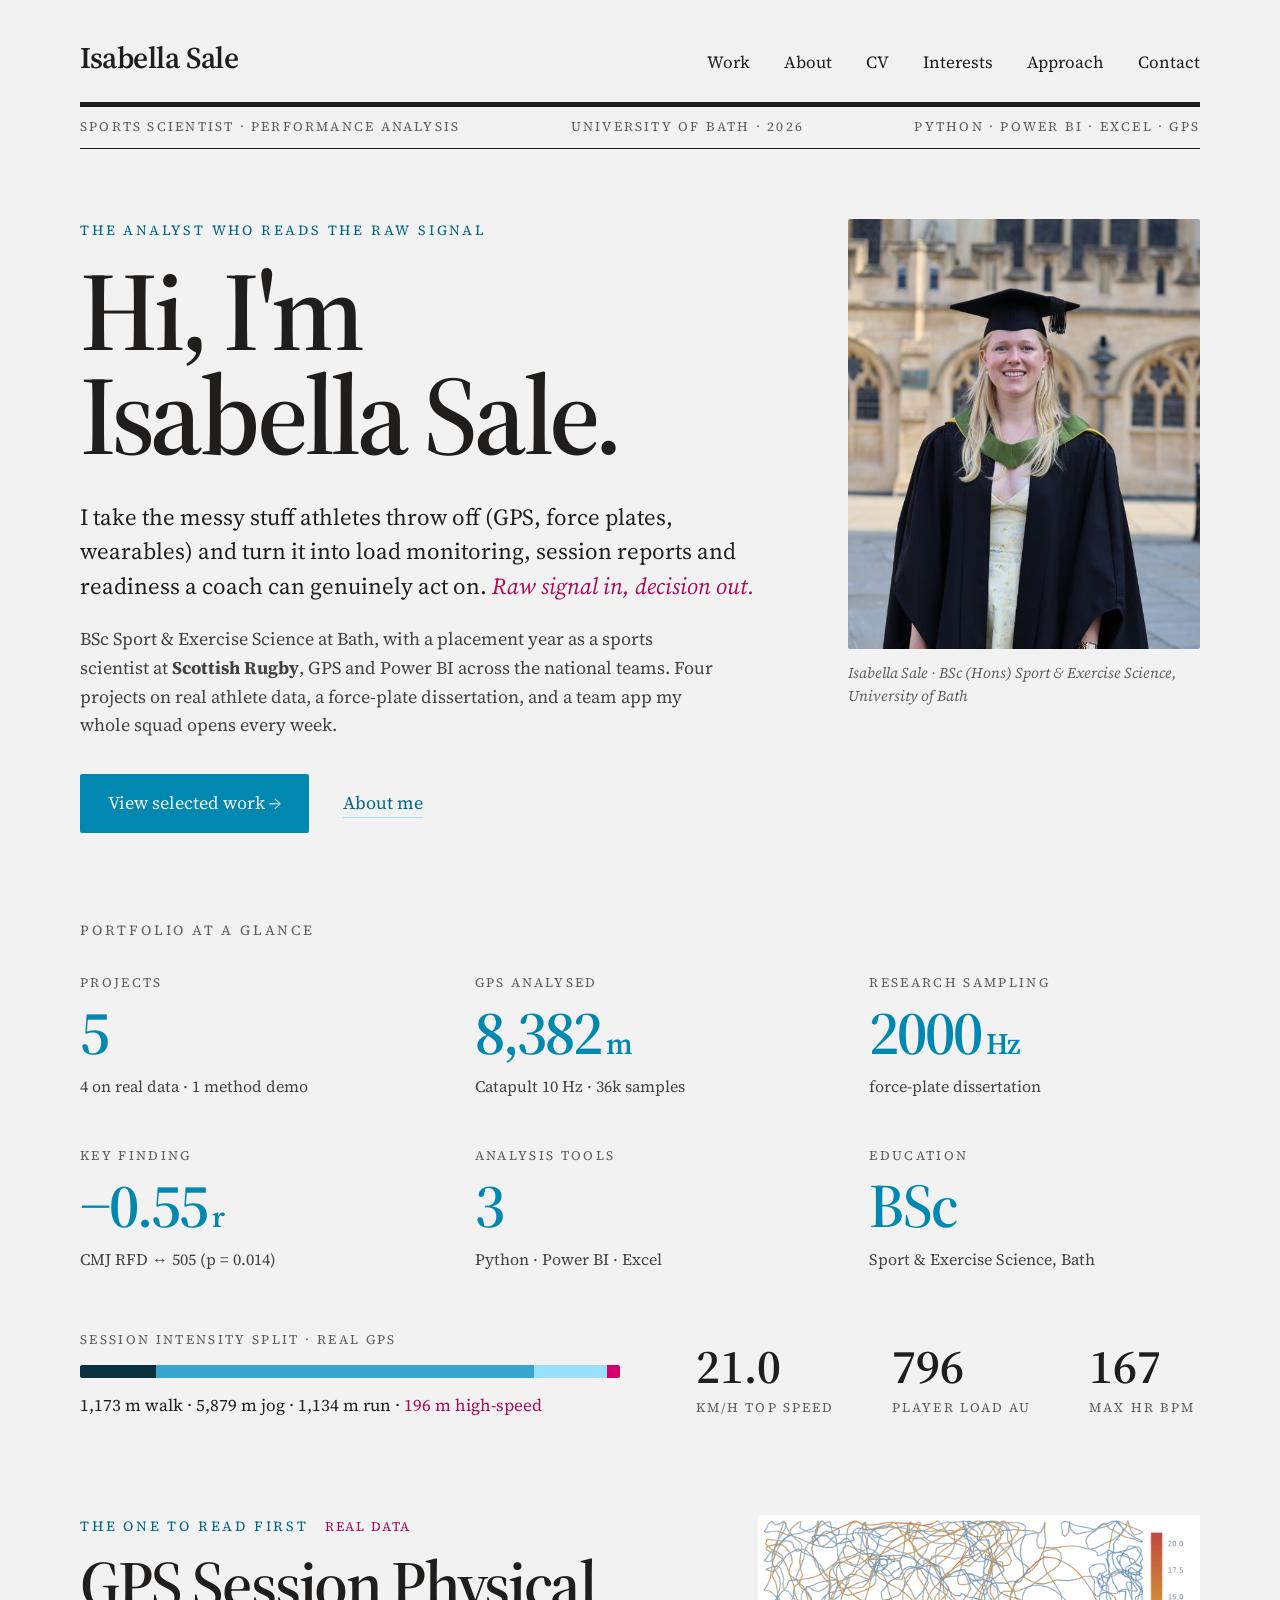
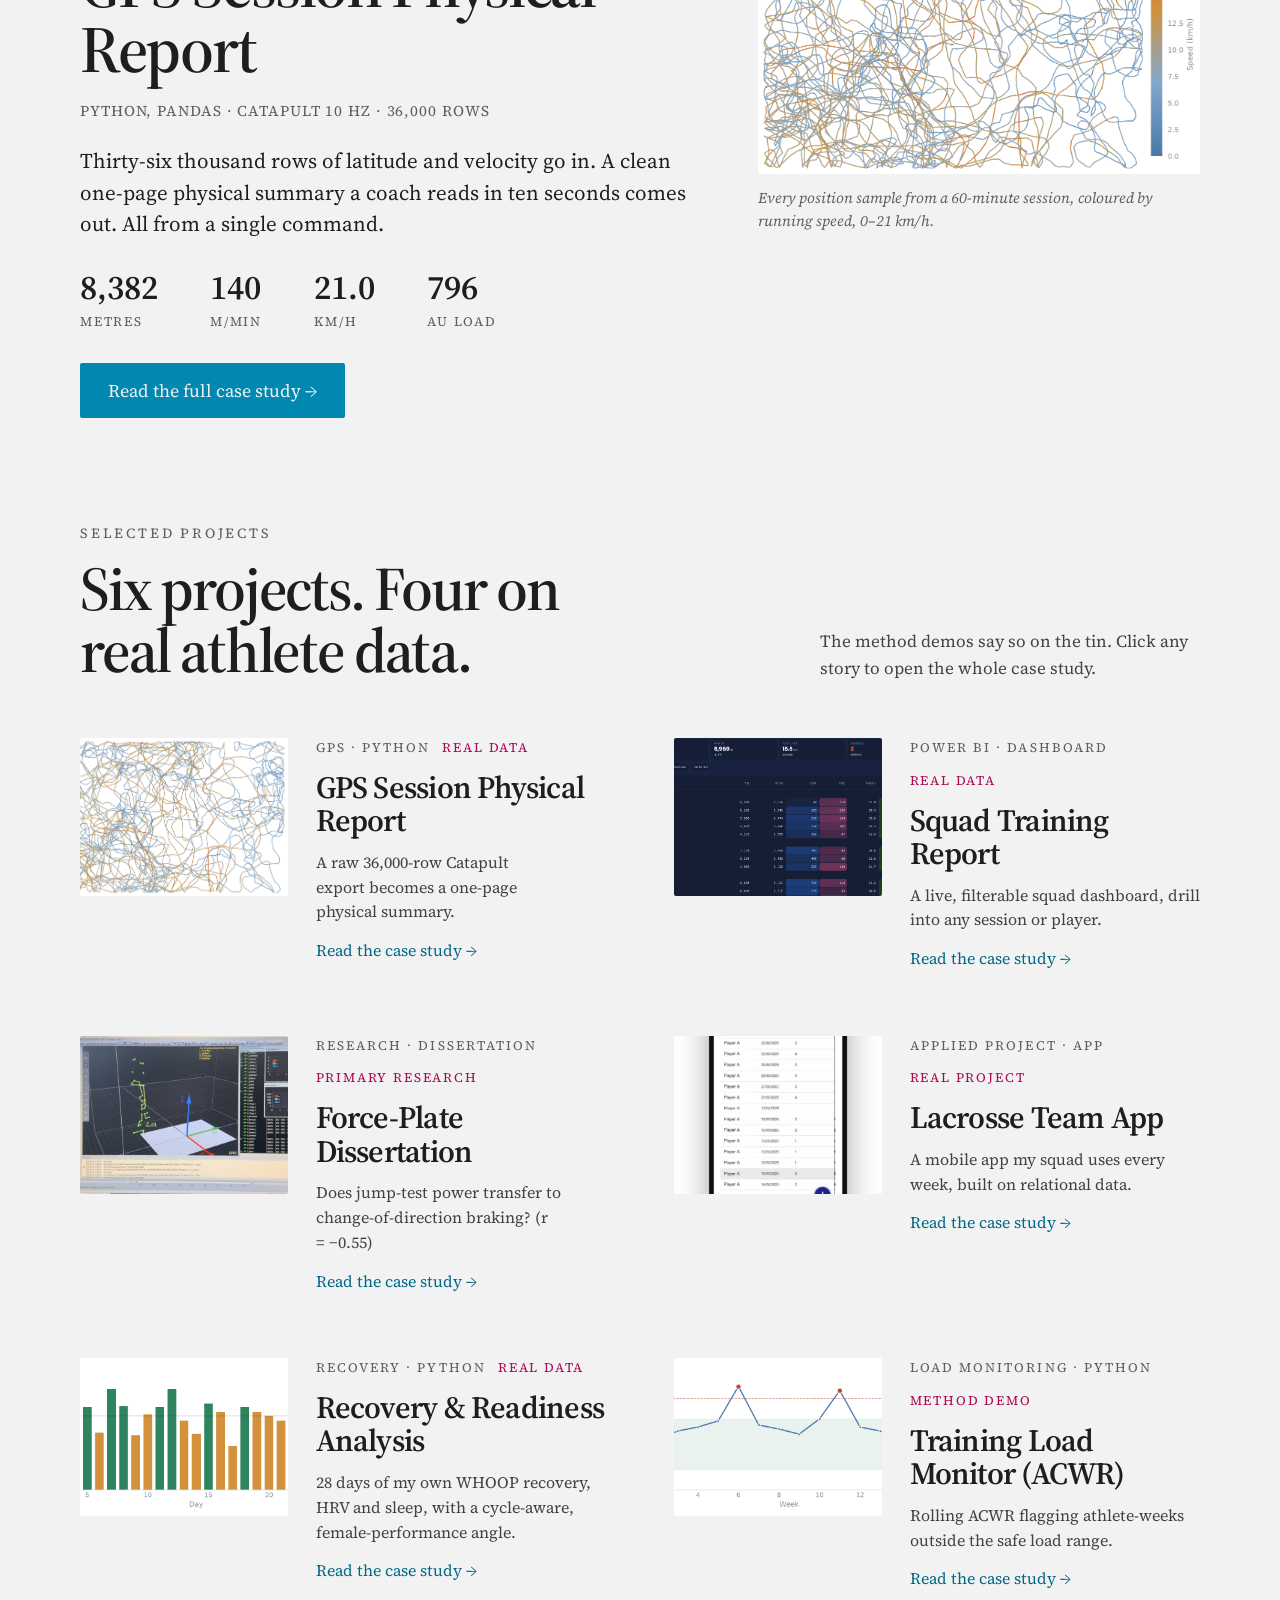
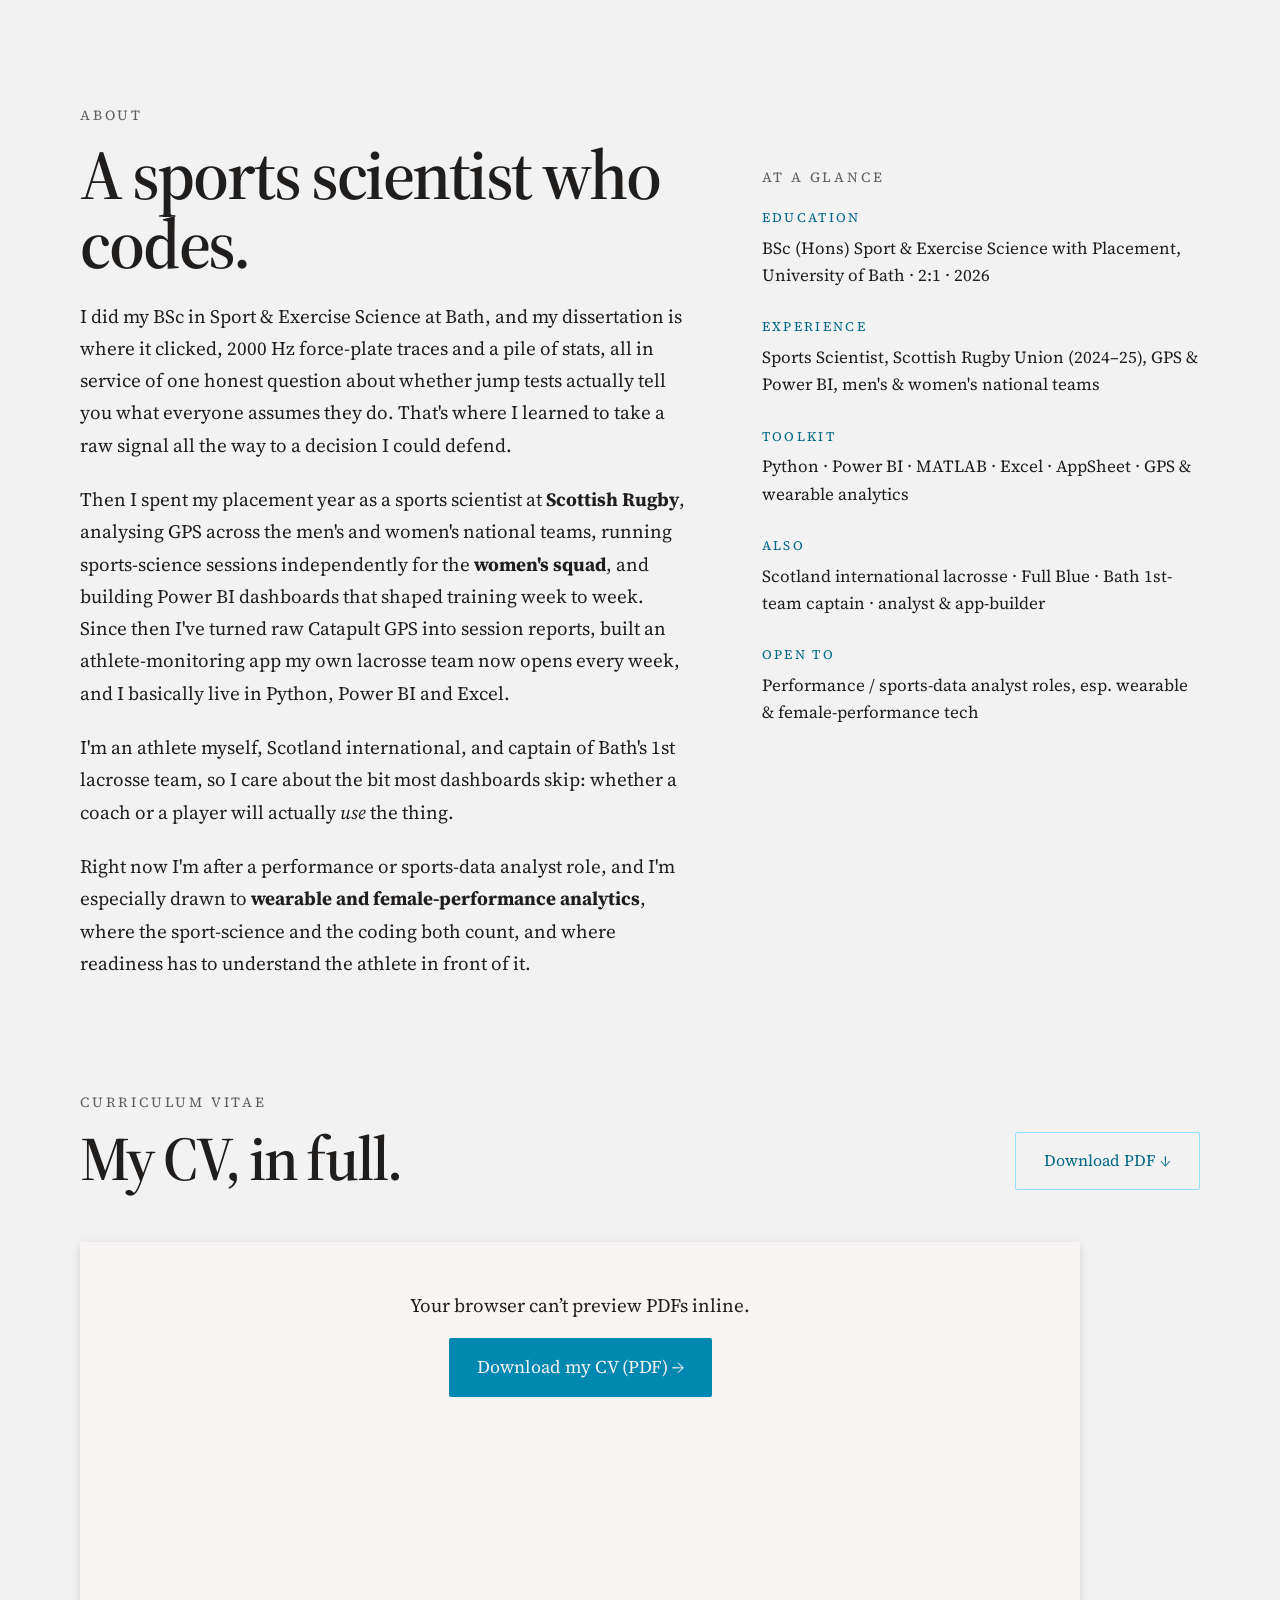
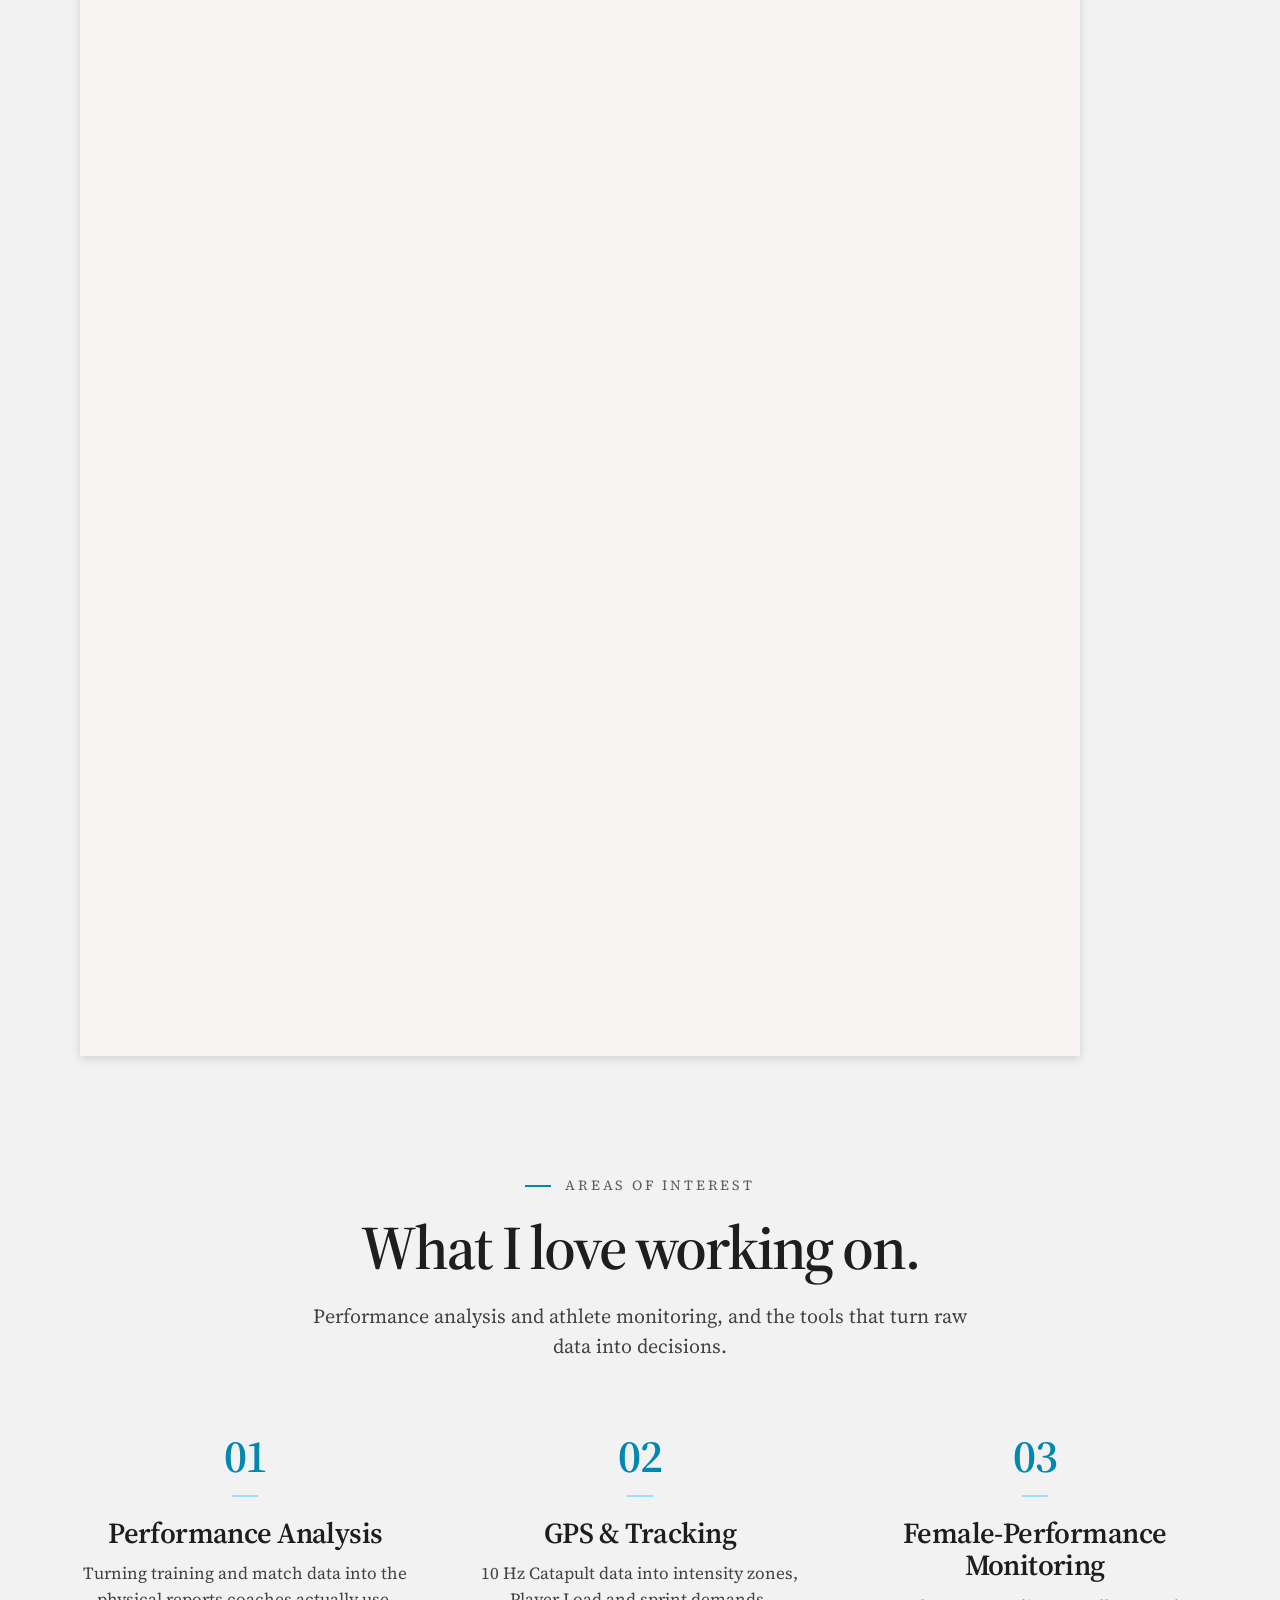
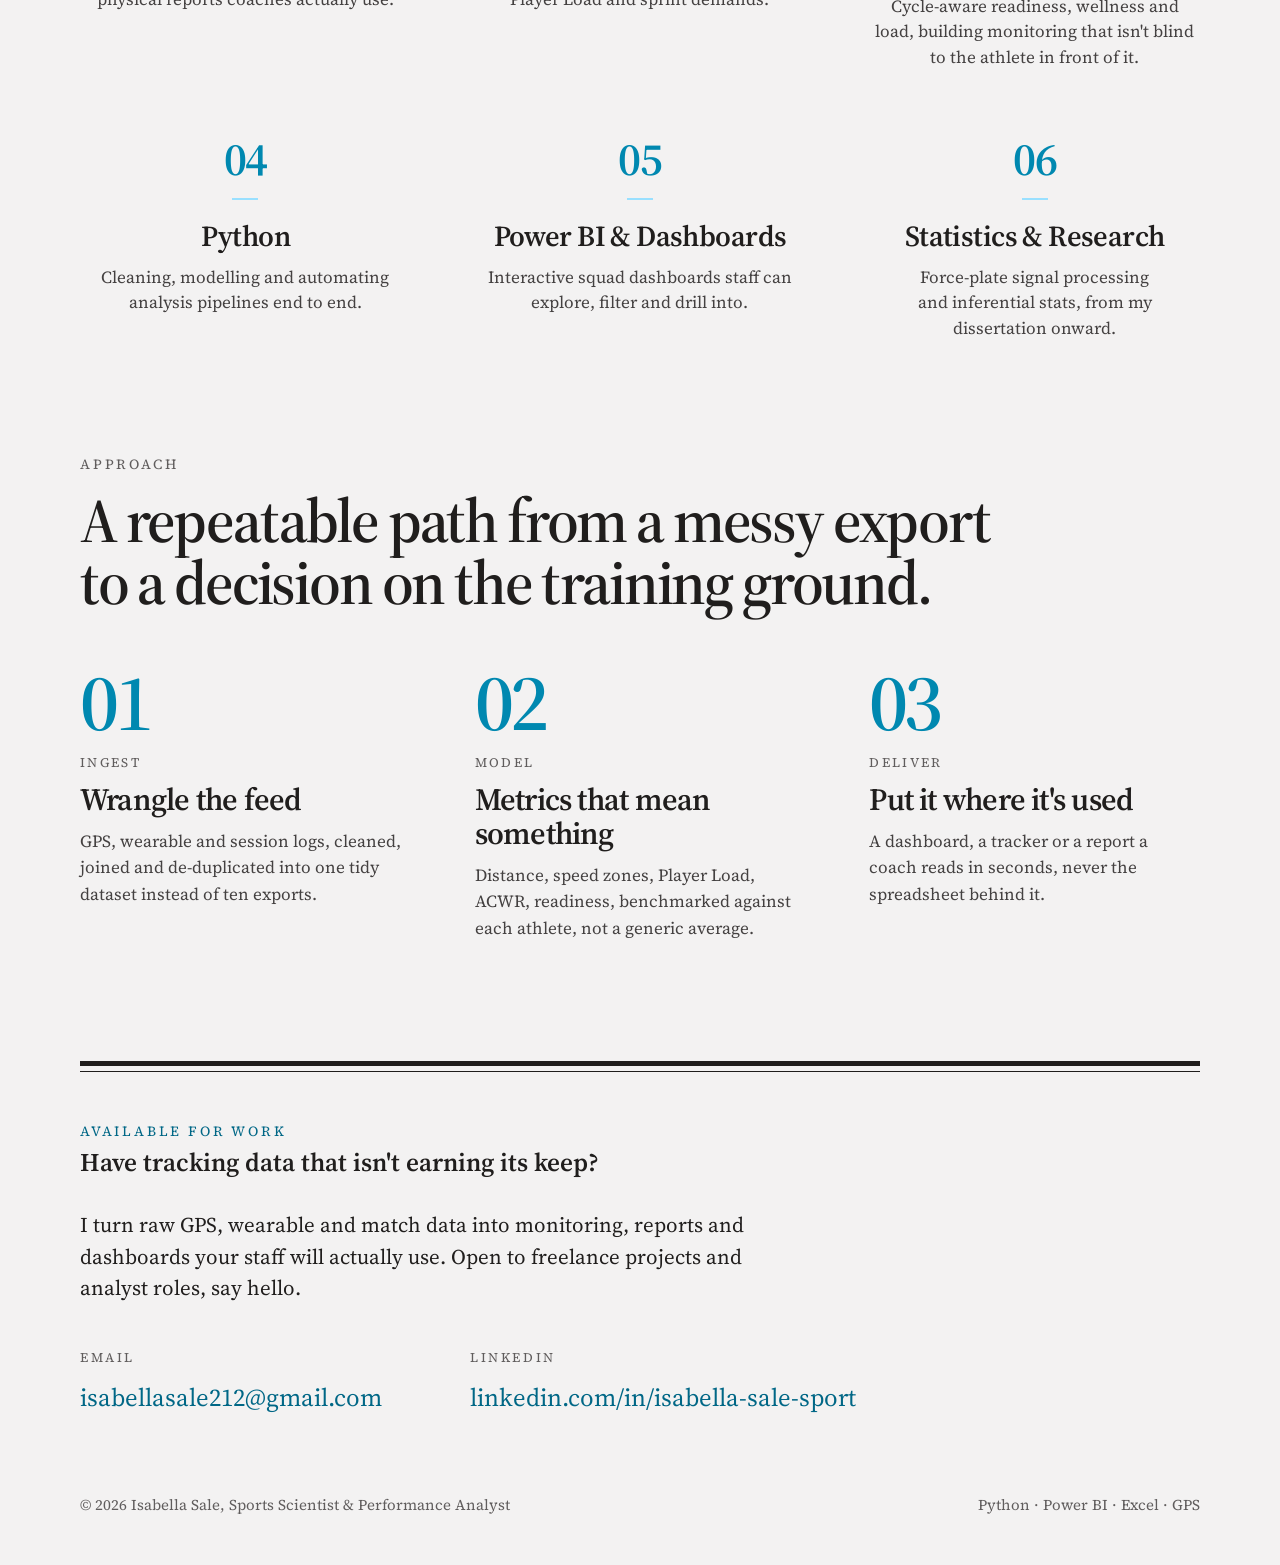
<file: index.html>
<!doctype html>
<html lang="en">
<head>
<meta charset="utf-8">
<meta name="viewport" content="width=device-width, initial-scale=1">
<title>Isabella Sale, Sports Scientist &amp; Performance Analyst</title>
<meta name="description" content="I turn athlete GPS, force-plate and wearable data into load monitoring, session reports and readiness coaches can act on. BSc Sport & Exercise Science, University of Bath.">
<meta property="og:type" content="website">
<meta property="og:title" content="Isabella Sale, Sports Scientist &amp; Performance Analyst">
<meta property="og:description" content="Raw signal in, decision out. Athlete GPS, force-plate and wearable data turned into monitoring, reports and readiness.">
<meta property="og:image" content="https://isabellasale212.github.io/Portfolio/assets/og-image.png">
<meta property="og:url" content="https://isabellasale212.github.io/Portfolio/">
<meta name="twitter:card" content="summary_large_image">
<meta name="twitter:image" content="https://isabellasale212.github.io/Portfolio/assets/og-image.png">
<link rel="preconnect" href="https://fonts.googleapis.com">
<link rel="preconnect" href="https://fonts.gstatic.com" crossorigin>
<link href="https://fonts.googleapis.com/css2?family=Source+Serif+4:ital,opsz,wght@0,8..60,400;0,8..60,600;1,8..60,400&display=swap" rel="stylesheet">
<link rel="stylesheet" href="assets/site.css">
<link rel="icon" href="data:image/svg+xml,%3Csvg xmlns=%27http://www.w3.org/2000/svg%27 viewBox=%270 0 32 32%27%3E%3Crect width=%2732%27 height=%2732%27 fill=%27%23f3f2f2%27/%3E%3Ctext x=%2716%27 y=%2723%27 font-family=%27Georgia,serif%27 font-size=%2718%27 font-weight=%27700%27 fill=%27%23201e1d%27 text-anchor=%27middle%27%3EIS%3C/text%3E%3C/svg%3E">
</head>
<body id="top">

<!-- ===== MASTHEAD ===== -->
<header class="masthead">
  <div class="mast-row">
    <a class="mast-name" href="#top">Isabella Sale</a>
    <nav class="mast-nav">
      <a class="textlink" href="#work">Work</a>
      <a class="textlink" href="#about">About</a>
      <a class="textlink" href="#cv">CV</a>
      <a class="textlink" href="#interests">Interests</a>
      <a class="textlink" href="#approach">Approach</a>
      <a class="textlink" href="#contact">Contact</a>
    </nav>
  </div>
  <div class="rule-thick" style="margin-top:20px"></div>
  <div class="dateline">
    <span>Sports scientist · performance analysis</span>
    <span>University of Bath · 2026</span>
    <span>Python · Power BI · Excel · GPS</span>
  </div>
  <div class="rule-thin"></div>
</header>

<main>
  <!-- ===== HERO ===== -->
  <section class="hero" style="padding-top:70px">
    <div class="hero-grid">
      <div>
        <p class="kicker cyan">The analyst who reads the raw signal</p>
        <h1>Hi, I'm<br>Isabella Sale.</h1>
        <p class="hero-lead">I take the messy stuff athletes throw off (GPS, force plates, wearables) and turn it into load monitoring, session reports and readiness a coach can genuinely act on. <span class="i mag">Raw signal in, decision out.</span></p>
        <p class="hero-support">BSc Sport &amp; Exercise Science at Bath, with a placement year as a sports scientist at <strong>Scottish Rugby</strong>, GPS and Power BI across the national teams. Four projects on real athlete data, a force-plate dissertation, and a team app my whole squad opens every week.</p>
        <div class="hero-actions">
          <a class="btn btn-primary" href="#work">View selected work →</a>
          <a class="textlink cyan" href="#about" style="font-size:18px">About me</a>
        </div>
      </div>
      <figure class="hero-photo" style="margin:0">
        <img src="assets/portrait.jpg" alt="Isabella Sale at her University of Bath graduation">
        <figcaption class="caption">Isabella Sale · BSc (Hons) Sport &amp; Exercise Science, University of Bath</figcaption>
      </figure>
    </div>
  </section>

  <!-- ===== GLANCE ===== -->
  <section class="wrap" style="padding-top:86px">
    <p class="kicker">Portfolio at a glance</p>
    <div class="glance-grid">
      <div class="stat"><div class="stat-l">Projects</div><div class="stat-f">5</div><div class="stat-n">4 on real data · 1 method demo</div></div>
      <div class="stat"><div class="stat-l">GPS analysed</div><div class="stat-f tnum">8,382<small> m</small></div><div class="stat-n">Catapult 10 Hz · 36k samples</div></div>
      <div class="stat"><div class="stat-l">Research sampling</div><div class="stat-f tnum">2000<small> Hz</small></div><div class="stat-n">force-plate dissertation</div></div>
      <div class="stat"><div class="stat-l">Key finding</div><div class="stat-f tnum">−0.55<small> r</small></div><div class="stat-n">CMJ RFD ↔ 505 (p = 0.014)</div></div>
      <div class="stat"><div class="stat-l">Analysis tools</div><div class="stat-f">3</div><div class="stat-n">Python · Power BI · Excel</div></div>
      <div class="stat"><div class="stat-l">Education</div><div class="stat-f">BSc</div><div class="stat-n">Sport &amp; Exercise Science, Bath</div></div>
    </div>
    <div class="glance-foot">
      <div class="intensity">
        <div class="smalllabel">Session intensity split · real GPS</div>
        <div class="zonebar">
          <i style="width:14%;background:var(--cyan-900)"></i>
          <i style="width:70.1%;background:var(--cyan-500)"></i>
          <i style="width:13.5%;background:var(--cyan-300)"></i>
          <i style="width:2.4%;background:var(--mag)"></i>
        </div>
        <p class="stat-n" style="margin-top:14px">1,173 m walk · 5,879 m jog · 1,134 m run · <span class="mag">196 m high-speed</span></p>
      </div>
      <div class="peaks">
        <div class="peak"><div class="peak-f tnum">21.0</div><div class="peak-l">km/h top speed</div></div>
        <div class="peak"><div class="peak-f tnum">796</div><div class="peak-l">Player Load au</div></div>
        <div class="peak"><div class="peak-f tnum">167</div><div class="peak-l">Max HR bpm</div></div>
      </div>
    </div>
  </section>

  <!-- ===== FEATURED ===== -->
  <section class="wrap featured" style="padding-top:96px">
    <div class="featured-grid">
      <div>
        <div class="kickrow"><span class="kicker cyan">The one to read first</span><span class="badge">Real data</span></div>
        <h2>GPS Session Physical Report</h2>
        <div class="credit">Python, pandas · Catapult 10 Hz · 36,000 rows</div>
        <p class="standfirst">Thirty-six thousand rows of latitude and velocity go in. A clean one-page physical summary a coach reads in ten seconds comes out. All from a single command.</p>
        <div class="metricrow">
          <div><div class="m-f tnum">8,382</div><div class="m-l">metres</div></div>
          <div><div class="m-f tnum">140</div><div class="m-l">m/min</div></div>
          <div><div class="m-f tnum">21.0</div><div class="m-l">km/h</div></div>
          <div><div class="m-f tnum">796</div><div class="m-l">au load</div></div>
        </div>
        <div style="margin-top:30px"><button class="btn btn-primary" data-open="0">Read the full case study →</button></div>
      </div>
      <figure style="margin:0">
        <img src="assets/gps_movement_trace.png" alt="GPS movement trace coloured by running speed" style="border-radius:2px">
        <figcaption class="caption">Every position sample from a 60-minute session, coloured by running speed, 0–21 km/h.</figcaption>
      </figure>
    </div>
  </section>

  <!-- ===== PROJECTS ===== -->
  <section class="wrap" id="work" style="padding-top:104px">
    <div class="headrow">
      <div>
        <p class="kicker">Selected projects</p>
        <h2 class="sec-h2" style="margin-top:14px">Six projects. Four on<br>real athlete data.</h2>
      </div>
      <p class="note">The method demos say so on the tin. Click any story to open the whole case study.</p>
    </div>
    <div class="proj-grid" id="projgrid"></div>
  </section>

  <!-- ===== ABOUT ===== -->
  <section class="wrap" id="about" style="padding-top:112px">
    <div class="about-grid">
      <div>
        <p class="kicker">About</p>
        <h2 class="about-h2 about" style="font-size:70px;line-height:.98;letter-spacing:-.035em;margin-top:14px">A sports scientist who codes.</h2>
        <div class="about-body">
          <p>I did my BSc in Sport &amp; Exercise Science at Bath, and my dissertation is where it clicked, 2000 Hz force-plate traces and a pile of stats, all in service of one honest question about whether jump tests actually tell you what everyone assumes they do. That's where I learned to take a raw signal all the way to a decision I could defend.</p>
          <p>Then I spent my placement year as a sports scientist at <strong>Scottish Rugby</strong>, analysing GPS across the men's and women's national teams, running sports-science sessions independently for the <strong>women's squad</strong>, and building Power BI dashboards that shaped training week to week. Since then I've turned raw Catapult GPS into session reports, built an athlete-monitoring app my own lacrosse team now opens every week, and I basically live in Python, Power BI and Excel.</p>
          <p>I'm an athlete myself, Scotland international, and captain of Bath's 1st lacrosse team, so I care about the bit most dashboards skip: whether a coach or a player will actually <em>use</em> the thing.</p>
        </div>
        <div class="about-body"><p>Right now I'm after a performance or sports-data analyst role, and I'm especially drawn to <strong>wearable and female-performance analytics</strong>, where the sport-science and the coding both count, and where readiness has to understand the athlete in front of it.</p></div>
      </div>
      <aside class="about-side">
        <p class="kicker">At a glance</p>
        <div class="factlist">
          <div class="fact"><div class="fact-k">Education</div><div class="fact-v">BSc (Hons) Sport &amp; Exercise Science with Placement, University of Bath · 2:1 · 2026</div></div>
          <div class="fact"><div class="fact-k">Experience</div><div class="fact-v">Sports Scientist, Scottish Rugby Union (2024–25), GPS &amp; Power BI, men's &amp; women's national teams</div></div>
          <div class="fact"><div class="fact-k">Toolkit</div><div class="fact-v">Python · Power BI · MATLAB · Excel · AppSheet · GPS &amp; wearable analytics</div></div>
          <div class="fact"><div class="fact-k">Also</div><div class="fact-v">Scotland international lacrosse · Full Blue · Bath 1st-team captain · analyst &amp; app-builder</div></div>
          <div class="fact"><div class="fact-k">Open to</div><div class="fact-v">Performance / sports-data analyst roles, esp. wearable &amp; female-performance tech</div></div>
        </div>
      </aside>
    </div>
  </section>

  <!-- ===== CV ===== -->
  <section class="wrap" id="cv" style="padding-top:112px">
    <div class="headrow">
      <div><p class="kicker">Curriculum vitae</p><h2 class="sec-h2" style="margin-top:14px">My CV, in full.</h2></div>
      <a class="btn btn-ghost" href="assets/Isabella-Sale-CV.pdf" download style="font-size:16px">Download PDF ↓</a>
    </div>
    <div class="cv-embed">
      <object data="assets/Isabella-Sale-CV.pdf#view=FitH&amp;toolbar=0" type="application/pdf" aria-label="Isabella Sale, Curriculum Vitae">
        <div style="padding:48px 40px;text-align:center">
          <p style="font-size:19px">Your browser can’t preview PDFs inline.</p>
          <p style="margin-top:18px"><a class="btn btn-primary" href="assets/Isabella-Sale-CV.pdf" download>Download my CV (PDF) →</a></p>
        </div>
      </object>
    </div>
  </section>

  <!-- ===== INTERESTS ===== -->
  <section class="wrap interests" id="interests" style="padding-top:112px">
    <div class="int-kickrow"><span class="int-rule"></span><span class="kicker">Areas of interest</span></div>
    <h2 class="sec-h2">What I love working on.</h2>
    <p class="int-lead">Performance analysis and athlete monitoring, and the tools that turn raw data into decisions.</p>
    <div class="int-grid" id="intgrid"></div>
  </section>

  <!-- ===== APPROACH ===== -->
  <section class="wrap" id="approach" style="padding-top:112px">
    <p class="kicker">Approach</p>
    <h2 class="sec-h2" style="max-width:940px;margin-top:14px">A repeatable path from a messy export to a decision on the training ground.</h2>
    <div class="appr-grid">
      <div class="step"><div class="step-num">01</div><div class="step-l">Ingest</div><h3>Wrangle the feed</h3><p>GPS, wearable and session logs, cleaned, joined and de-duplicated into one tidy dataset instead of ten exports.</p></div>
      <div class="step"><div class="step-num">02</div><div class="step-l">Model</div><h3>Metrics that mean something</h3><p>Distance, speed zones, Player Load, ACWR, readiness, benchmarked against each athlete, not a generic average.</p></div>
      <div class="step"><div class="step-num">03</div><div class="step-l">Deliver</div><h3>Put it where it's used</h3><p>A dashboard, a tracker or a report a coach reads in seconds, never the spreadsheet behind it.</p></div>
    </div>
  </section>

  <!-- ===== CONTACT ===== -->
  <section class="wrap" id="contact" style="padding-top:120px">
    <div class="rule-thick"></div><div class="rule-gap"></div><div class="rule-thin"></div>
    <p class="kicker" style="margin-top:48px;color:var(--cyan-700)">Available for work</p>
    <h2>Have tracking data that isn't earning its keep?</h2>
    <p class="contact-lead">I turn raw GPS, wearable and match data into monitoring, reports and dashboards your staff will actually use. Open to freelance projects and analyst roles, say hello.</p>
    <div class="contact-links">
      <div class="clink"><div class="cl-l">Email</div><a class="cl-v" href="mailto:isabellasale212@gmail.com">isabellasale212@gmail.com</a></div>
      <div class="clink"><div class="cl-l">LinkedIn</div><a class="cl-v" href="https://www.linkedin.com/in/isabella-sale-sport">linkedin.com/in/isabella-sale-sport</a></div>
    </div>
  </section>
</main>

<footer class="foot">
  <span>© 2026 Isabella Sale, Sports Scientist &amp; Performance Analyst</span>
  <span>Python · Power BI · Excel · GPS</span>
</footer>

<!-- ===== CASE-STUDY OVERLAY ===== -->
<div class="overlay" id="overlay" role="dialog" aria-modal="true" aria-label="Case study">
  <div class="panel" id="panel">
    <div class="panel-head">
      <div><div class="panel-kick" id="ovKick"></div><div class="panel-sub" id="ovSub"></div></div>
      <button class="btn btn-ghost" id="ovClose" aria-label="Close case study">Close ✕</button>
    </div>
    <div class="rule-thick" style="margin-top:20px"></div><div class="rule-gap"></div><div class="rule-thin"></div>
    <div id="ovBody"></div>
    <div class="panel-foot">
      <button class="btn btn-ghost" id="ovBack">← Back to all work</button>
      <button class="btn btn-primary" id="ovNext"></button>
    </div>
  </div>
</div>

<script src="assets/session_data.js"></script>
<script src="assets/site.js"></script>
</body>
</html>
</file>
<file: assets/site.css>
/* ============================================================
   Isabella Sale — Portfolio · "Broadsheet" direction
   Newsprint for the web: ink serif on paper, cyan + magenta spot colour.
   ============================================================ */
:root{
  --bg:#f3f2f2; --surface:#eae9e9; --sheet:#f8f4f4;
  --text:#201e1d; --muted:#444141; --subtle:#605d5d; --rule:#d7d3d3;
  --cyan:#0088b0; --cyan-600:#1186ac; --cyan-700:#006786; --cyan-300:#99e0ff; --cyan-200:#cbeeff;
  --cyan-900:#0a303e; --cyan-500:#38a6cf;
  --mag:#d6006c; --mag-700:#aa0b56;
  --serif:"Source Serif 4","Iowan Old Style",Georgia,"Times New Roman",serif;
  --mono:ui-monospace,SFMono-Regular,Menlo,monospace;
  --maxw:1360px; --pad:80px;
}
*{ box-sizing:border-box; }
html{ scroll-behavior:smooth; }
@media (prefers-reduced-motion:reduce){ html{ scroll-behavior:auto; } }
body{
  margin:0; background:var(--bg); color:var(--text);
  font-family:var(--serif); font-weight:400; font-size:17px; line-height:1.6;
  -webkit-font-smoothing:antialiased; text-rendering:optimizeLegibility;
  font-optical-sizing:auto;
}
::selection{ background:var(--cyan-200); }
img{ max-width:100%; display:block; }
a{ color:inherit; }
h1,h2,h3,h4{ margin:0; font-weight:600; }
p{ margin:0; text-wrap:pretty; }

.wrap{ max-width:var(--maxw); margin:0 auto; padding:0 var(--pad); }

/* ---- shared type ---- */
.kicker{ font-size:14px; letter-spacing:.2em; text-transform:uppercase; color:var(--subtle); font-weight:400; }
.smalllabel{ font-size:13px; letter-spacing:.18em; text-transform:uppercase; color:var(--subtle); font-weight:400; }
.i{ font-style:italic; }
.mag{ color:var(--mag-700); }
.cyan{ color:var(--cyan-700); }
.tnum{ font-variant-numeric:tabular-nums; }

/* ---- front-page rules ---- */
.rule-thick{ height:5px; background:var(--text); }
.rule-thin{ height:1px; background:var(--text); }
.rule-gap{ height:5px; }

/* ---- buttons ---- */
.btn{ display:inline-block; font-family:var(--serif); font-size:18px; border-radius:2px; cursor:pointer; padding:15px 28px; text-decoration:none; transition:background .12s ease,color .12s ease,border-color .12s ease; border:0; }
.btn-primary{ background:var(--cyan); color:var(--bg); }
.btn-primary:hover{ background:var(--cyan-600); }
.btn-ghost{ background:transparent; border:1px solid var(--cyan-300); color:var(--cyan-700); }
.btn-ghost:hover{ background:var(--cyan); color:var(--bg); border-color:var(--cyan); }
.textlink{ color:var(--text); text-decoration:none; border-bottom:1px solid transparent; }
.textlink:hover{ color:var(--cyan-700); border-bottom-color:var(--cyan-300); }
.textlink.cyan{ color:var(--cyan-700); border-bottom:1px solid var(--cyan-300); }
.textlink.cyan:hover{ color:var(--mag-700); border-bottom-color:var(--mag-700); }
:focus-visible{ outline:2px solid var(--cyan); outline-offset:2px; }

/* ---- masthead ---- */
.masthead{ padding:34px var(--pad) 0; max-width:var(--maxw); margin:0 auto; }
.mast-row{ display:flex; align-items:baseline; justify-content:space-between; flex-wrap:wrap; gap:20px; }
.mast-name{ font-size:30px; font-weight:600; letter-spacing:-.015em; text-decoration:none; color:var(--text); }
.mast-name:hover{ color:var(--mag-700); }
.mast-nav{ display:flex; flex-wrap:wrap; gap:34px; font-size:17px; }
.dateline{ display:flex; justify-content:space-between; gap:24px; flex-wrap:wrap; padding:10px 0; font-size:13px; letter-spacing:.17em; text-transform:uppercase; color:var(--subtle); }

/* ---- sections ---- */
section{ padding-top:96px; }
.hero{ padding:70px var(--pad) 0; max-width:var(--maxw); margin:0 auto; }
.hero-grid{ display:grid; grid-template-columns:8fr 4fr; gap:64px; align-items:start; }
.hero h1{ font-size:112px; line-height:.93; letter-spacing:-.038em; margin-top:18px; }
.hero-lead{ font-size:23px; line-height:1.5; max-width:700px; margin-top:32px; }
.hero-support{ font-size:18px; color:var(--muted); max-width:640px; margin-top:22px; line-height:1.6; }
.hero-actions{ display:flex; align-items:center; gap:34px; flex-wrap:wrap; margin-top:34px; }
.hero-photo img{ width:100%; height:430px; object-fit:cover; border-radius:2px; }
.caption{ font-size:15px; font-style:italic; color:var(--subtle); margin-top:12px; line-height:1.55; }

/* ---- glance ---- */
.glance-grid{ display:grid; grid-template-columns:repeat(3,1fr); gap:46px 64px; margin-top:32px; }
.stat .stat-l{ font-size:13px; letter-spacing:.18em; text-transform:uppercase; color:var(--subtle); }
.stat .stat-f{ font-size:62px; line-height:1; letter-spacing:-.032em; font-weight:600; color:var(--cyan); margin-top:8px; }
.stat .stat-f small{ font-size:30px; font-weight:600; }
.stat .stat-n{ font-size:16px; color:var(--muted); margin-top:10px; }
.glance-foot{ display:flex; gap:76px; align-items:flex-end; flex-wrap:wrap; margin-top:58px; }
.intensity{ flex:1 1 420px; max-width:540px; }
.zonebar{ display:flex; height:13px; border-radius:2px; overflow:hidden; margin-top:14px; }
.zonebar i{ display:block; height:100%; }
.peaks{ display:flex; gap:58px; flex-wrap:wrap; }
.peak .peak-f{ font-size:48px; font-weight:600; line-height:1; }
.peak .peak-l{ font-size:13px; letter-spacing:.16em; text-transform:uppercase; color:var(--subtle); margin-top:8px; }

/* ---- featured ---- */
.featured-grid{ display:grid; grid-template-columns:7fr 5fr; gap:60px; align-items:start; }
.featured h2{ font-size:66px; line-height:.98; letter-spacing:-.035em; margin-top:14px; }
.kickrow{ display:flex; align-items:baseline; gap:16px; flex-wrap:wrap; }
.badge{ font-size:13px; letter-spacing:.14em; text-transform:uppercase; color:var(--mag-700); }
.credit{ font-size:15px; letter-spacing:.06em; text-transform:uppercase; color:var(--subtle); margin-top:18px; }
.standfirst{ font-size:21px; line-height:1.5; margin-top:22px; max-width:640px; }
.metricrow{ display:flex; gap:52px; flex-wrap:wrap; margin-top:30px; }
.metricrow .m-f{ font-size:34px; font-weight:600; line-height:1; }
.metricrow .m-l{ font-size:13px; letter-spacing:.14em; text-transform:uppercase; color:var(--subtle); margin-top:8px; }

/* ---- section headers ---- */
.sec-h2{ font-size:62px; line-height:1; letter-spacing:-.035em; }
.headrow{ display:flex; align-items:flex-end; justify-content:space-between; gap:60px; flex-wrap:wrap; }
.headrow .note{ font-size:17px; color:var(--muted); max-width:380px; }

/* ---- projects ---- */
.proj-grid{ display:grid; grid-template-columns:repeat(2,1fr); gap:64px 68px; margin-top:56px; }
.proj{ display:grid; grid-template-columns:5fr 7fr; gap:28px; align-items:start; text-align:left; background:none; border:0; padding:0; font:inherit; color:inherit; cursor:pointer; width:100%; }
.proj-thumb{ width:100%; height:158px; object-fit:cover; border-radius:2px; background:var(--surface); }
.proj-meta{ display:flex; gap:12px; flex-wrap:wrap; align-items:baseline; }
.proj-cat{ font-size:13px; letter-spacing:.16em; text-transform:uppercase; color:var(--subtle); }
.proj h3{ font-size:31px; line-height:1.08; letter-spacing:-.025em; margin-top:12px; }
.proj-blurb{ font-size:16px; color:var(--muted); margin-top:12px; line-height:1.55; }
.proj-go{ font-size:16px; color:var(--cyan-700); margin-top:14px; }
.proj:hover h3{ color:var(--cyan-700); }
.proj:hover .proj-go{ color:var(--mag-700); }

/* ---- about ---- */
.about-grid{ display:grid; grid-template-columns:7fr 5fr; gap:68px; align-items:start; }
.about h2{ font-size:70px; line-height:.98; letter-spacing:-.035em; margin-top:14px; }
.about-body p{ font-size:19px; line-height:1.7; max-width:680px; margin-top:22px; color:var(--text); }
.pullquote{ font-size:27px; font-style:italic; color:var(--mag-700); line-height:1.42; max-width:640px; margin-top:34px; }
.about-side{ padding-top:62px; }
.factlist{ display:grid; gap:28px; margin-top:20px; }
.fact .fact-k{ font-size:13px; letter-spacing:.18em; text-transform:uppercase; color:var(--cyan-700); }
.fact .fact-v{ font-size:17px; margin-top:6px; }

/* ---- CV sheet ---- */
.cv-sheet{ max-width:1000px; margin-top:52px; background:var(--sheet); border-radius:2px; box-shadow:0 3px 10px rgba(45,43,43,.16); padding:64px 72px 72px; }
.cv-head{ display:flex; align-items:flex-end; justify-content:space-between; gap:36px; flex-wrap:wrap; }
.cv-name{ font-size:46px; font-weight:600; line-height:1; letter-spacing:-.03em; }
.cv-role{ font-size:19px; color:var(--muted); margin-top:8px; }
.cv-contact{ font-size:16px; color:var(--muted); text-align:right; line-height:1.7; }
.cv-profile{ font-size:18px; margin-top:34px; line-height:1.65; max-width:840px; }
.cv-cols{ display:grid; grid-template-columns:7fr 5fr; gap:56px; margin-top:44px; }
.cv-kick{ font-size:13px; letter-spacing:.2em; text-transform:uppercase; color:var(--cyan-700); }
.cv-degree{ font-size:21px; font-weight:600; margin-top:12px; }
.cv-inst{ font-size:16px; color:var(--subtle); margin-top:4px; }
.cv-dissum{ font-size:16px; color:var(--muted); margin-top:8px; line-height:1.55; }
.cv-work{ display:grid; gap:22px; margin-top:14px; }
.cv-entry .cv-e-top{ display:flex; align-items:baseline; justify-content:space-between; gap:16px; }
.cv-entry .cv-e-title{ font-size:19px; font-weight:600; }
.cv-entry .cv-e-tool{ font-size:14px; letter-spacing:.14em; text-transform:uppercase; color:var(--subtle); white-space:nowrap; }
.cv-entry .cv-e-desc{ font-size:16px; color:var(--muted); margin-top:5px; line-height:1.5; }
.cv-skills{ display:grid; gap:18px; margin-top:14px; }
.cv-skill .cv-s-l{ font-size:17px; font-weight:600; }
.cv-skill .cv-s-d{ font-size:16px; color:var(--muted); margin-top:3px; line-height:1.5; }
.cv-block{ margin-top:30px; }
.cv-block p{ font-size:16px; color:var(--muted); margin-top:8px; line-height:1.55; }

/* ---- CV embed (the real PDF) ---- */
.cv-embed{ max-width:1000px; margin-top:52px; background:var(--sheet); border-radius:2px; box-shadow:0 3px 10px rgba(45,43,43,.16); overflow:hidden; }
.cv-embed object{ width:100%; aspect-ratio:1000/1414; display:block; border:0; background:var(--sheet); }
@media (max-width:900px){ .cv-embed{ margin-top:32px; } }

/* ---- interests (centred) ---- */
.interests{ text-align:center; }
.int-kickrow{ display:inline-flex; align-items:center; gap:14px; justify-content:center; }
.int-rule{ width:26px; height:2px; background:var(--cyan); }
.interests .sec-h2{ margin-top:20px; }
.int-lead{ font-size:20px; color:var(--muted); max-width:660px; margin:22px auto 0; line-height:1.5; }
.int-grid{ display:grid; grid-template-columns:repeat(3,1fr); gap:66px 64px; margin-top:72px; }
.int{ display:flex; flex-direction:column; align-items:center; }
.int-num{ font-size:46px; font-weight:600; line-height:1; letter-spacing:-.03em; color:var(--cyan); }
.int-rule2{ width:26px; height:2px; background:var(--cyan-300); margin-top:16px; }
.int h3{ font-size:29px; line-height:1.12; letter-spacing:-.02em; margin-top:20px; }
.int p{ font-size:17px; color:var(--muted); max-width:330px; margin-top:12px; line-height:1.5; }

/* ---- approach ---- */
.appr-grid{ display:grid; grid-template-columns:repeat(3,1fr); gap:64px; margin-top:56px; }
.step-num{ font-size:80px; font-weight:600; line-height:.82; letter-spacing:-.05em; color:var(--cyan); }
.step-l{ font-size:13px; letter-spacing:.18em; text-transform:uppercase; color:var(--subtle); margin-top:18px; }
.step h3{ font-size:31px; line-height:1.1; letter-spacing:-.025em; margin-top:8px; }
.step p{ font-size:17px; color:var(--muted); margin-top:12px; line-height:1.55; }

/* ---- contact ---- */
.contact h2{ font-size:92px; line-height:.96; letter-spacing:-.04em; max-width:1080px; margin-top:22px; }
.contact-lead{ font-size:21px; max-width:680px; margin-top:26px; line-height:1.5; }
.contact-links{ display:flex; gap:88px; flex-wrap:wrap; margin-top:44px; }
.clink .cl-l{ font-size:13px; letter-spacing:.2em; text-transform:uppercase; color:var(--subtle); }
.clink .cl-v{ font-size:25px; color:var(--cyan-700); text-decoration:none; display:inline-block; margin-top:8px; }
.clink .cl-v:hover{ color:var(--mag-700); }

/* ---- footer ---- */
footer.foot{ display:flex; justify-content:space-between; gap:24px; flex-wrap:wrap; padding:76px var(--pad) 48px; max-width:var(--maxw); margin:0 auto; font-size:15px; color:var(--subtle); }

/* ============ case-study overlay ============ */
.overlay{ position:fixed; inset:0; background:rgba(32,30,29,.58); z-index:80; overflow:auto; padding:44px 0 80px; display:none; }
.overlay.open{ display:block; }
.panel{ max-width:1160px; margin:0 auto; background:var(--bg); border-radius:2px; box-shadow:0 12px 32px rgba(45,43,43,.34); padding:52px 72px 80px; }
.panel-head{ display:flex; align-items:flex-start; justify-content:space-between; gap:24px; flex-wrap:wrap; }
.panel-kick{ font-size:14px; letter-spacing:.2em; text-transform:uppercase; color:var(--cyan-700); }
.panel-sub{ font-size:13px; letter-spacing:.16em; text-transform:uppercase; color:var(--subtle); margin-top:6px; }
.case-title{ font-size:76px; line-height:.96; letter-spacing:-.04em; max-width:960px; margin-top:42px; }
.case-stand{ font-size:23px; line-height:1.5; max-width:800px; margin-top:22px; }
.case-meta{ display:grid; grid-template-columns:repeat(4,1fr); gap:38px; margin-top:46px; }
.case-meta .cm-l{ font-size:13px; letter-spacing:.18em; text-transform:uppercase; color:var(--subtle); }
.case-meta .cm-v{ font-size:17px; margin-top:6px; }
.cblock{ margin-top:66px; }
.cblock h3{ font-size:42px; line-height:1.06; letter-spacing:-.03em; }
.cblock p{ font-size:19px; line-height:1.72; max-width:860px; margin-top:22px; }
.cb-h{ font-size:42px; line-height:1.06; letter-spacing:-.03em; margin-top:66px; }
.cb-p{ font-size:19px; line-height:1.72; max-width:860px; margin-top:22px; }
.cbul{ display:grid; gap:20px; margin-top:22px; }
.cbul .row{ font-size:19px; max-width:880px; padding-left:28px; text-indent:-28px; line-height:1.6; }
.cbul .row::before{ content:"·  "; color:var(--cyan); font-weight:600; }
.cfig{ margin-top:26px; }
.cfig img{ width:100%; border-radius:2px; }
.cfig figcaption{ font-size:15px; font-style:italic; color:var(--subtle); margin-top:12px; line-height:1.5; }
.cfigs{ display:grid; grid-template-columns:1fr 1fr; gap:34px; margin-top:26px; }
.cfigs figure{ margin:0; }
.code{ background:var(--surface); border-radius:2px; overflow:hidden; margin-top:24px; }
.code .code-l{ font-size:13px; letter-spacing:.18em; text-transform:uppercase; color:var(--cyan-700); padding:13px 24px; }
.code pre{ margin:0; padding:4px 24px 20px; font-family:var(--mono); font-size:13px; line-height:1.7; color:#2d2b2b; overflow:auto; }
.code .cmt{ color:#7a7676; } .code .kw{ color:var(--cyan-700); } .code .str{ color:var(--mag-700); }
.cstats{ display:flex; gap:66px; flex-wrap:wrap; margin-top:26px; }
.cstats .cs-f{ font-size:48px; font-weight:600; color:var(--cyan); line-height:1; }
.cstats .cs-f.mag{ color:var(--mag-700); }
.cstats .cs-l{ font-size:13px; letter-spacing:.16em; text-transform:uppercase; color:var(--subtle); margin-top:10px; max-width:240px; }
.cquote{ font-size:27px; font-style:italic; color:var(--mag-700); max-width:860px; margin-top:26px; line-height:1.42; }
.callout{ max-width:880px; padding-left:28px; border-left:3px solid var(--cyan); margin-top:26px; }
.callout .co-k{ font-size:13px; letter-spacing:.2em; text-transform:uppercase; color:var(--cyan-700); }
.callout .co-p{ font-size:22px; margin-top:10px; line-height:1.5; }
.panel-foot{ display:flex; justify-content:space-between; gap:16px; flex-wrap:wrap; margin-top:72px; }
.demo-note{ font-size:15px; font-style:italic; color:var(--subtle); max-width:860px; margin-top:26px; line-height:1.55; }

/* ============ interactive dashboard ============ */
.dash{ margin-top:6px; }
.dash-l{ font-size:13px; letter-spacing:.16em; text-transform:uppercase; color:var(--subtle); }
.chiprow{ display:flex; gap:10px; flex-wrap:wrap; margin-top:14px; }
.chip{ font-family:var(--serif); font-size:16px; padding:9px 16px; border-radius:2px; cursor:pointer; background:transparent; color:var(--cyan-700); border:1px solid var(--cyan-300); transition:background .12s,color .12s,border-color .12s; }
.chip:hover{ background:var(--cyan-200); }
.chip.on{ background:var(--cyan); color:var(--bg); border-color:var(--cyan); }
.kpis{ display:grid; grid-template-columns:repeat(4,1fr); gap:34px; margin-top:38px; }
.kpi .kpi-l{ font-size:13px; letter-spacing:.16em; text-transform:uppercase; color:var(--subtle); }
.kpi .kpi-v{ font-size:44px; font-weight:600; color:var(--cyan); line-height:1; margin-top:8px; }
.kpi .kpi-n{ font-size:15px; color:var(--subtle); margin-top:8px; }
.chart-head{ display:flex; align-items:baseline; justify-content:space-between; gap:20px; flex-wrap:wrap; margin-top:44px; }
.chart-title{ font-size:22px; font-weight:600; }
.chart-right{ display:flex; align-items:center; gap:20px; flex-wrap:wrap; }
.readout{ font-size:16px; color:var(--subtle); }
.chart-plate{ position:relative; background:var(--surface); border-radius:2px; cursor:crosshair; margin-top:16px; }
.chart-plate svg{ width:100%; height:300px; display:block; }
.hsr-label{ position:absolute; left:12px; top:14px; font-size:13px; letter-spacing:.14em; text-transform:uppercase; color:var(--mag-700); }
.axis-row{ display:flex; justify-content:space-between; margin-top:10px; font-size:14px; color:var(--subtle); }
.zonedist{ margin-top:44px; }
.zrow{ display:grid; grid-template-columns:150px 1fr 110px; align-items:center; gap:20px; max-width:820px; }
.zrows{ display:grid; gap:14px; margin-top:14px; }
.zrow .z-lab{ font-size:16px; color:var(--muted); }
.zrow .z-track{ height:16px; }
.zrow .z-bar{ height:16px; background:var(--cyan); border-radius:2px; }
.zrow .z-val{ font-size:16px; text-align:right; }

/* ============ responsive ============ */
@media (max-width:900px){
  :root{ --pad:24px; }
  .hero-grid,.featured-grid,.about-grid,.cv-cols{ grid-template-columns:1fr; gap:40px; }
  .hero-photo{ order:2; }
  .proj-grid{ grid-template-columns:1fr; }
  .glance-grid,.int-grid,.appr-grid,.kpis,.case-meta{ grid-template-columns:1fr 1fr; }
  .hero h1{ font-size:56px; } .sec-h2,.stat .stat-f{ font-size:38px; }
  .about h2,.featured h2{ font-size:40px; } .contact h2{ font-size:44px; }
  .case-title{ font-size:40px; } .cblock h3,.cb-h{ font-size:28px; } .step-num{ font-size:56px; }
  .panel{ padding:24px; } .cv-sheet{ padding:32px 24px; } .cfigs{ grid-template-columns:1fr; }
  .masthead,.hero{ padding-left:24px; padding-right:24px; }
  .btn,.chip{ min-height:44px; }
}
@media (max-width:560px){
  .glance-grid,.int-grid,.appr-grid,.kpis,.case-meta{ grid-template-columns:1fr; }
  .proj{ grid-template-columns:1fr; }
  .zrow{ grid-template-columns:auto 1fr auto; }
  .hero h1{ font-size:46px; } .contact h2{ font-size:36px; }
}
</file>
